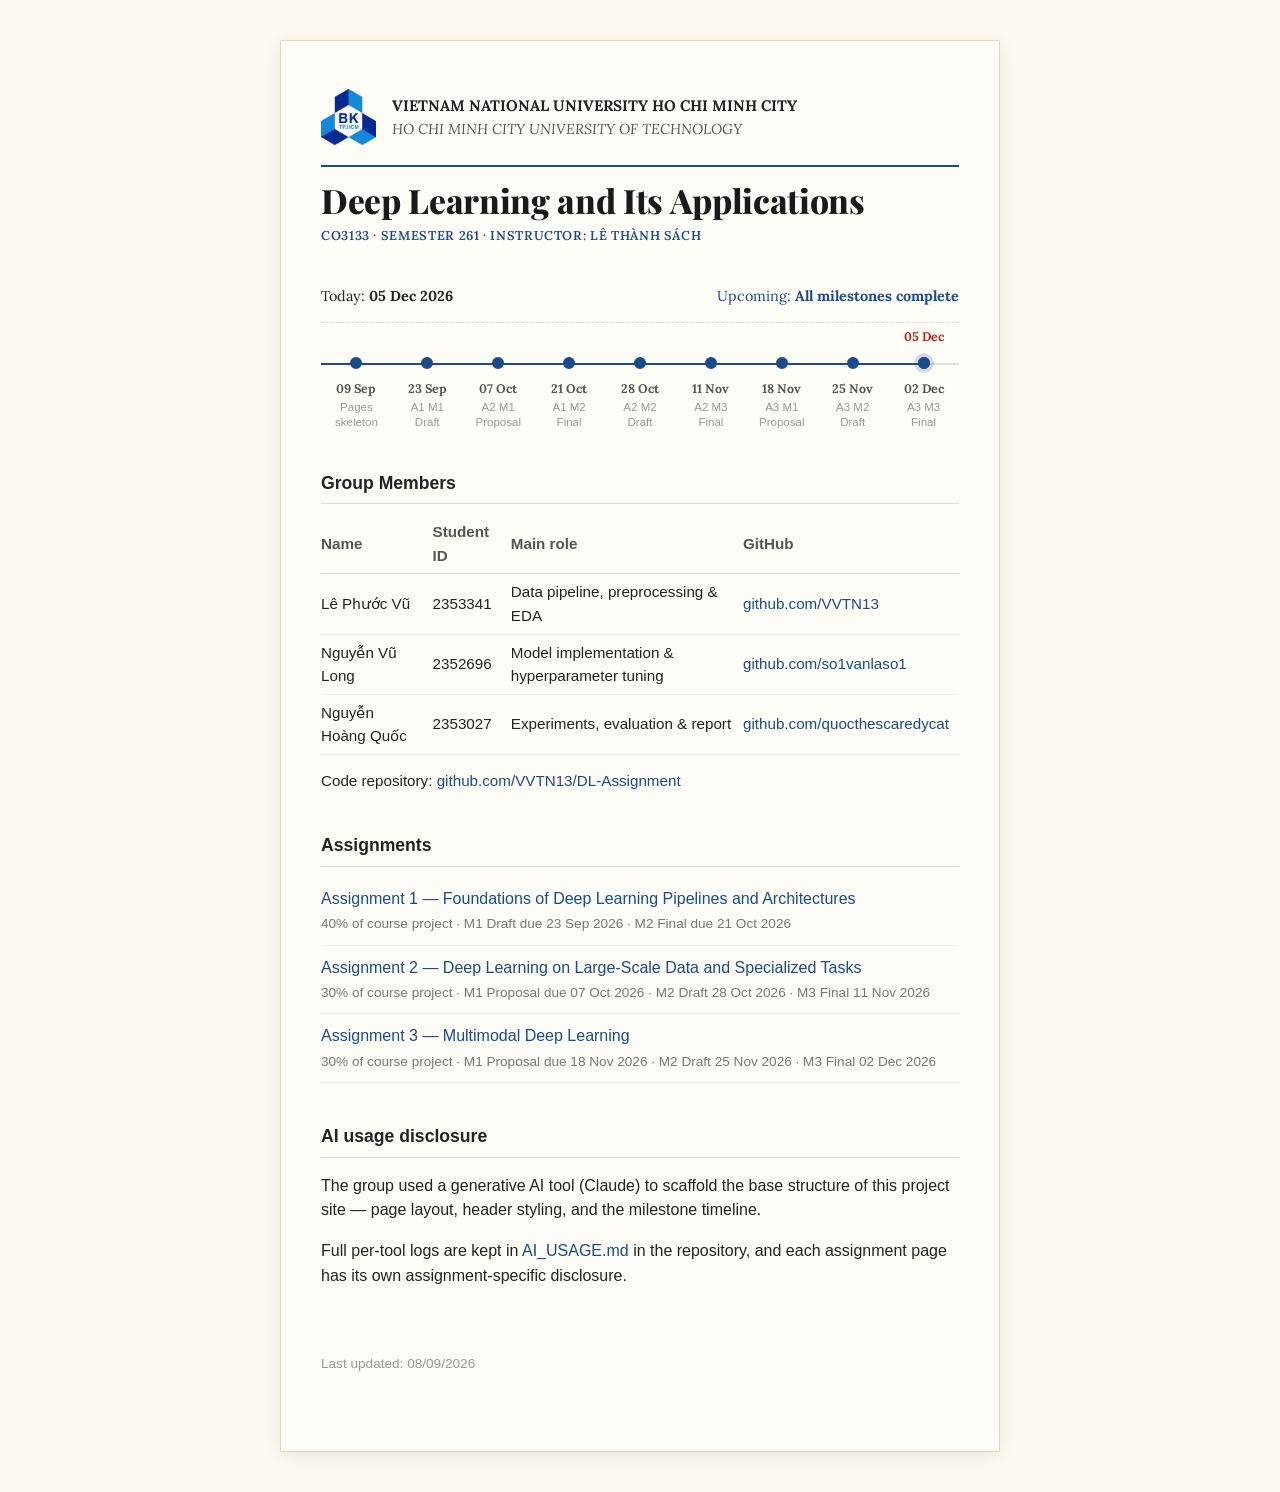
<file: index.html>
<!doctype html>
<html lang="en">
<head>
  <meta charset="UTF-8" />
  <meta name="viewport" content="width=device-width, initial-scale=1.0" />
  <title>CO3133 — Deep Learning and Its Applications</title>
  <link rel="stylesheet" href="style.css" />
</head>
<body>
  <div class="page">

    <header class="site-header">
      <div class="header-top">
        <img class="header-logo" src="pics/hcmut-logo.png" alt="HCMUT logo" />
        <div class="header-text">
          <p class="institution">VIETNAM NATIONAL UNIVERSITY HO CHI MINH CITY</p>
          <p class="faculty">HO CHI MINH CITY UNIVERSITY OF TECHNOLOGY</p>
        </div>
      </div>
      <h1>Deep Learning and Its Applications</h1>
      <p class="course-meta">CO3133 &middot; Semester 261 &middot; Instructor: Lê Thành Sách</p>
    </header>

    <section class="milestones">
      <div class="milestones-summary">
        <p class="ms-today">Today: <strong id="ms-today-date">&nbsp;</strong></p>
        <p class="ms-upcoming">Upcoming: <strong id="ms-upcoming">&nbsp;</strong></p>
      </div>
      <div class="milestones-track-scroll">
        <div class="milestones-track">
          <div class="ms-line"></div>
          <div class="ms-line-fill" id="ms-line-fill"></div>
          <div class="ms-today-marker" id="ms-today-marker" hidden>
            <span class="ms-today-marker-date" id="ms-today-marker-date"></span>
            <span class="ms-today-marker-dot"></span>
          </div>
          <div class="ms-point" data-date="2026-09-09">
            <span class="ms-dot"></span>
            <span class="ms-date">09 Sep</span>
            <span class="ms-label">Pages<br>skeleton</span>
          </div>
          <div class="ms-point" data-date="2026-09-23">
            <span class="ms-dot"></span>
            <span class="ms-date">23 Sep</span>
            <span class="ms-label">A1 M1<br>Draft</span>
          </div>
          <div class="ms-point" data-date="2026-10-07">
            <span class="ms-dot"></span>
            <span class="ms-date">07 Oct</span>
            <span class="ms-label">A2 M1<br>Proposal</span>
          </div>
          <div class="ms-point" data-date="2026-10-21">
            <span class="ms-dot"></span>
            <span class="ms-date">21 Oct</span>
            <span class="ms-label">A1 M2<br>Final</span>
          </div>
          <div class="ms-point" data-date="2026-10-28">
            <span class="ms-dot"></span>
            <span class="ms-date">28 Oct</span>
            <span class="ms-label">A2 M2<br>Draft</span>
          </div>
          <div class="ms-point" data-date="2026-11-11">
            <span class="ms-dot"></span>
            <span class="ms-date">11 Nov</span>
            <span class="ms-label">A2 M3<br>Final</span>
          </div>
          <div class="ms-point" data-date="2026-11-18">
            <span class="ms-dot"></span>
            <span class="ms-date">18 Nov</span>
            <span class="ms-label">A3 M1<br>Proposal</span>
          </div>
          <div class="ms-point" data-date="2026-11-25">
            <span class="ms-dot"></span>
            <span class="ms-date">25 Nov</span>
            <span class="ms-label">A3 M2<br>Draft</span>
          </div>
          <div class="ms-point" data-date="2026-12-02">
            <span class="ms-dot"></span>
            <span class="ms-date">02 Dec</span>
            <span class="ms-label">A3 M3<br>Final</span>
          </div>
        </div>
      </div>
    </section>

    <section class="group-info">
      <h2>Group Members</h2>
      <table>
        <thead>
          <tr><th>Name</th><th>Student ID</th><th>Main role</th><th>GitHub</th></tr>
        </thead>
        <tbody>
          <tr>
            <td>Lê Phước Vũ</td>
            <td>2353341</td>
            <td>Data pipeline, preprocessing &amp; EDA</td>
            <td><a href="https://github.com/VVTN13">github.com/VVTN13</a></td>
          </tr>
          <tr>
            <td>Nguyễn Vũ Long</td>
            <td>2352696</td>
            <td>Model implementation &amp; hyperparameter tuning</td>
            <td><a href="https://github.com/so1vanlaso1">github.com/so1vanlaso1</a></td>
          </tr>
          <tr>
            <td>Nguyễn Hoàng Quốc</td>
            <td>2353027</td>
            <td>Experiments, evaluation &amp; report</td>
            <td><a href="https://github.com/quocthescaredycat">github.com/quocthescaredycat</a></td>
          </tr>
        </tbody>
      </table>
      <p class="repo-link">Code repository: <a href="https://github.com/VVTN13/DL-Assignment">github.com/VVTN13/DL-Assignment</a></p>
    </section>

    <section class="assignments">
      <h2>Assignments</h2>
      <ul class="assignment-list">
        <li>
          <a href="assignment1.html">Assignment 1 — Foundations of Deep Learning Pipelines and Architectures</a>
          <span class="status">40% of course project · M1 Draft due 23 Sep 2026 · M2 Final due 21 Oct 2026</span>
        </li>
        <li>
          <a href="assignment2.html">Assignment 2 — Deep Learning on Large-Scale Data and Specialized Tasks</a>
          <span class="status">30% of course project · M1 Proposal due 07 Oct 2026 · M2 Draft 28 Oct 2026 · M3 Final 11 Nov 2026</span>
        </li>
        <li>
          <a href="assignment3.html">Assignment 3 — Multimodal Deep Learning</a>
          <span class="status">30% of course project · M1 Proposal due 18 Nov 2026 · M2 Draft 25 Nov 2026 · M3 Final 02 Dec 2026</span>
        </li>
      </ul>
    </section>

    <section class="ai-disclosure">
      <h2>AI usage disclosure</h2>
      <p>
        The group used a generative AI tool (Claude) to scaffold the base structure of this
        project site — page layout, header styling, and the milestone timeline.
      </p>
      <p>
        Full per-tool logs are kept in
        <a href="https://github.com/">AI_USAGE.md</a> in the repository, and each assignment page
        has its own assignment-specific disclosure.
      </p>
    </section>

    <footer>
      <p>Last updated: 08/09/2026</p>
    </footer>

  </div>

  <script>
    (function () {
      var points = Array.prototype.slice.call(document.querySelectorAll('.ms-point'));
      if (!points.length) return;

      var dates = points.map(function (p) {
        var parts = p.dataset.date.split('-').map(Number);
        return new Date(parts[0], parts[1] - 1, parts[2]);
      });
      var n = dates.length;

      var today = new Date();
      today.setHours(0, 0, 0, 0);

      var todayLabel = document.getElementById('ms-today-date');
      todayLabel.textContent = today.toLocaleDateString('en-GB', { day: '2-digit', month: 'short', year: 'numeric' });

      var progress;
      var todayIndex = -1;
      points.forEach(function (p, i) {
        if (dates[i].getTime() === today.getTime()) {
          p.classList.add('is-today');
          todayIndex = i;
        } else if (dates[i].getTime() < today.getTime()) {
          p.classList.add('is-past');
        }
      });

      if (todayIndex !== -1) {
        progress = todayIndex;
      } else if (today < dates[0]) {
        progress = 0;
      } else if (today > dates[n - 1]) {
        progress = n - 1;
      } else {
        progress = n - 1;
        for (var i = 0; i < n - 1; i++) {
          if (dates[i] < today && today < dates[i + 1]) {
            progress = i + (today - dates[i]) / (dates[i + 1] - dates[i]);
            break;
          }
        }
      }
      var posPct = ((progress + 0.5) / n) * 100;
      document.getElementById('ms-line-fill').style.width = posPct + '%';

      if (todayIndex === -1) {
        var marker = document.getElementById('ms-today-marker');
        document.getElementById('ms-today-marker-date').textContent = todayLabel.textContent.replace(/ \d{4}$/, '');
        marker.style.left = posPct + '%';
        marker.hidden = false;
      }

      var upcomingText = document.getElementById('ms-upcoming');
      var next = null, nextDate = null;
      for (var j = 0; j < n; j++) {
        if (dates[j] > today) { next = points[j]; nextDate = dates[j]; break; }
      }
      if (next) {
        var days = Math.round((nextDate - today) / 86400000);
        var rel = days === 1 ? 'tomorrow' : ('in ' + days + ' days');
        var code = next.querySelector('.ms-date').textContent;
        var label = next.querySelector('.ms-label').innerHTML.replace(/<br\s*\/?>/gi, ' ').replace(/\s+/g, ' ').trim();
        upcomingText.textContent = code + ' — ' + label + ' (' + rel + ')';
      } else {
        upcomingText.textContent = 'All milestones complete';
      }
    })();
  </script>
</body>
</html>
</file>
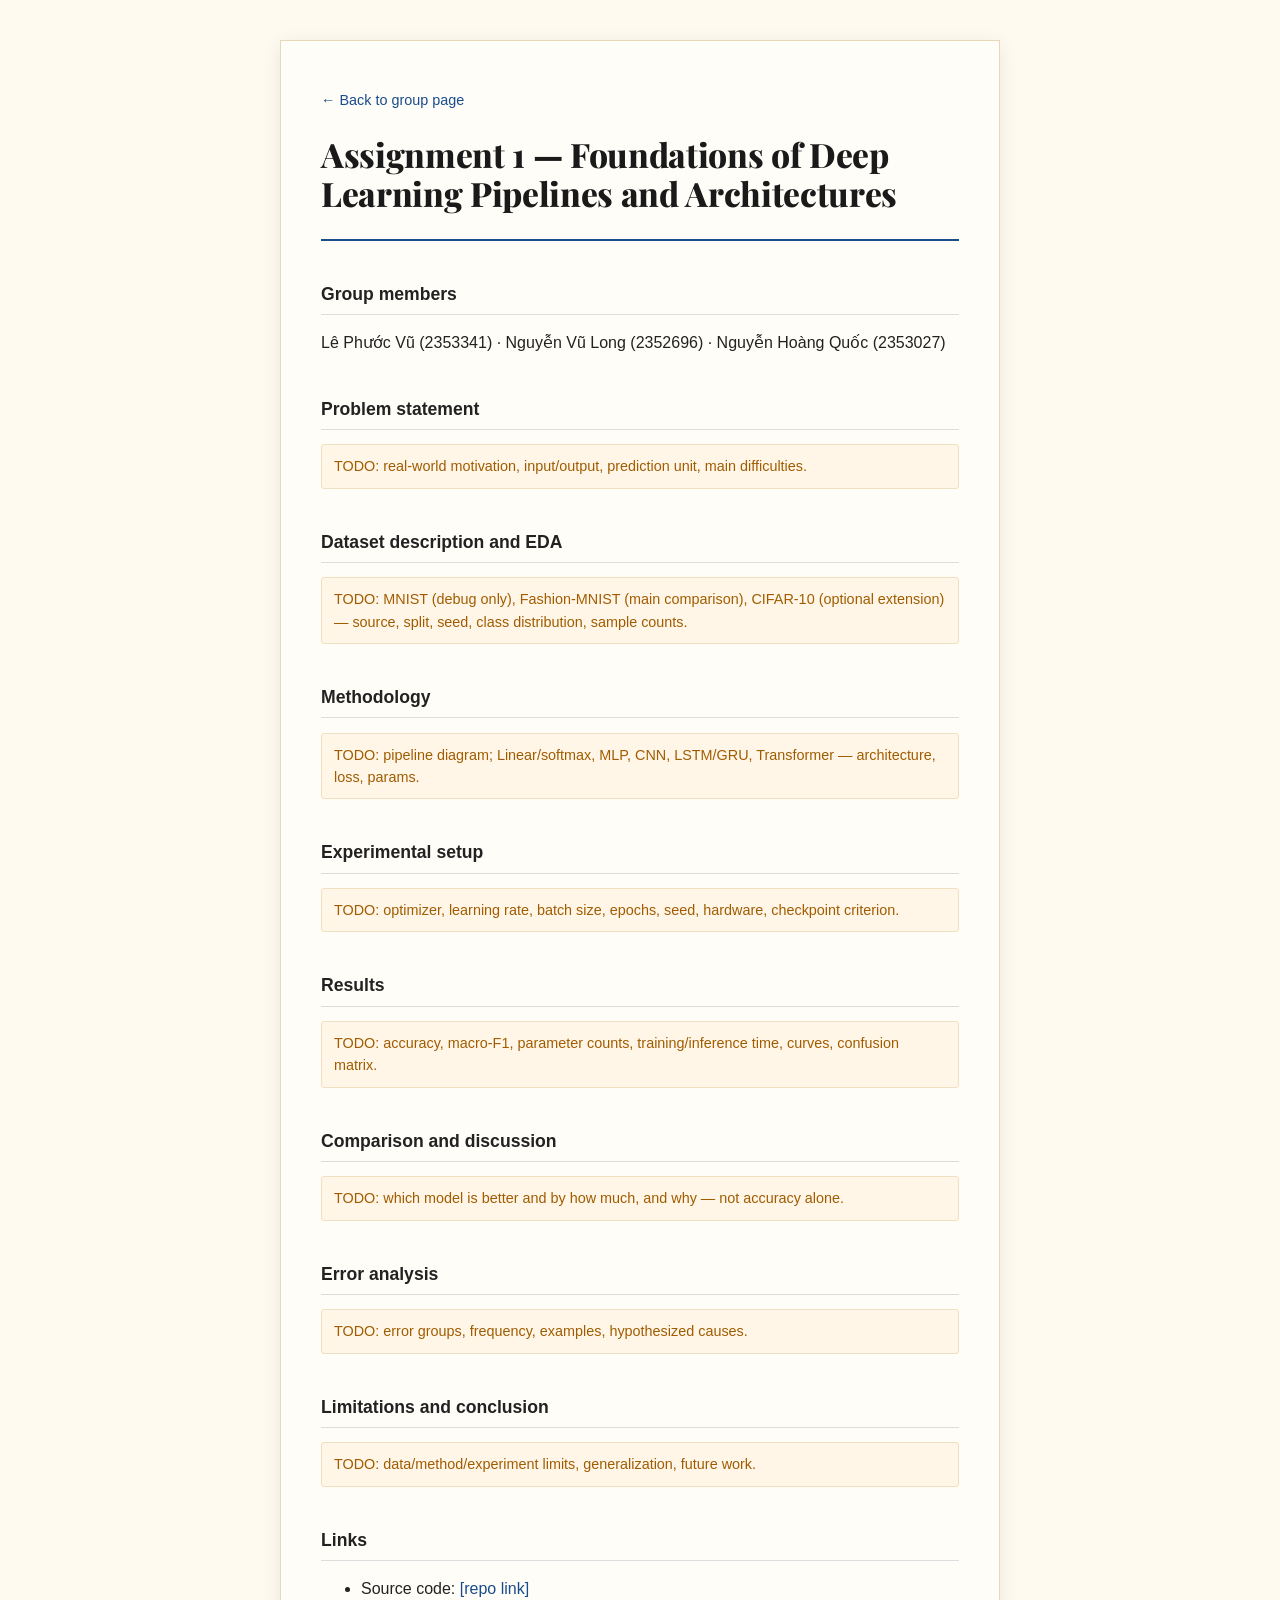
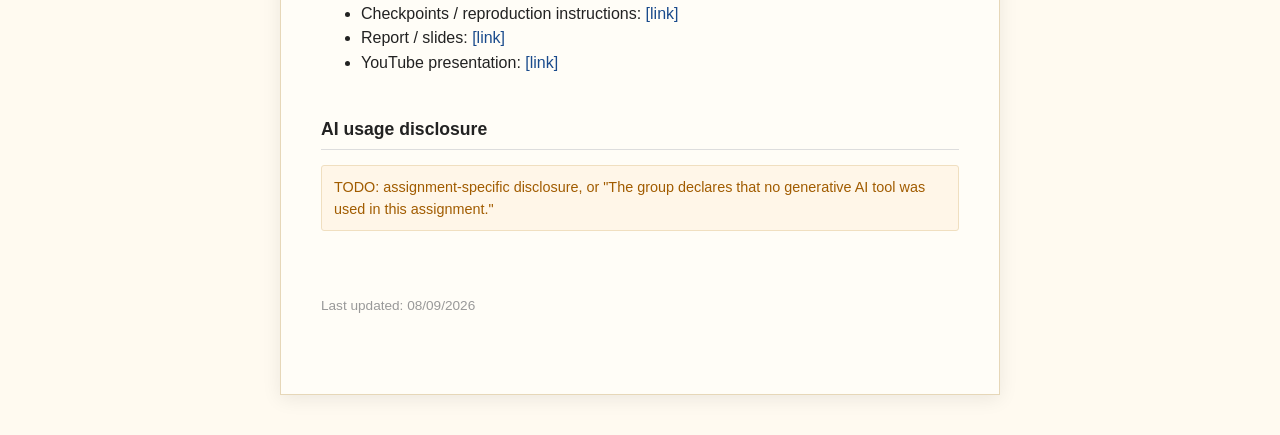
<file: assignment1.html>
<!doctype html>
<html lang="en">
<head>
  <meta charset="UTF-8" />
  <meta name="viewport" content="width=device-width, initial-scale=1.0" />
  <title>Assignment 1 — CO3133</title>
  <link rel="stylesheet" href="style.css" />
</head>
<body>
  <div class="page">
    <p class="back"><a href="index.html">&larr; Back to group page</a></p>

    <header class="assignment-header">
      <h1>Assignment 1 — Foundations of Deep Learning Pipelines and Architectures</h1>
    </header>

    <section>
      <h2>Group members</h2>
      <p>Lê Phước Vũ (2353341) &middot; Nguyễn Vũ Long (2352696) &middot; Nguyễn Hoàng Quốc (2353027)</p>
    </section>

    <section>
      <h2>Problem statement</h2>
      <p class="todo">TODO: real-world motivation, input/output, prediction unit, main difficulties.</p>
    </section>

    <section>
      <h2>Dataset description and EDA</h2>
      <p class="todo">TODO: MNIST (debug only), Fashion-MNIST (main comparison), CIFAR-10 (optional extension) — source, split, seed, class distribution, sample counts.</p>
    </section>

    <section>
      <h2>Methodology</h2>
      <p class="todo">TODO: pipeline diagram; Linear/softmax, MLP, CNN, LSTM/GRU, Transformer — architecture, loss, params.</p>
    </section>

    <section>
      <h2>Experimental setup</h2>
      <p class="todo">TODO: optimizer, learning rate, batch size, epochs, seed, hardware, checkpoint criterion.</p>
    </section>

    <section>
      <h2>Results</h2>
      <p class="todo">TODO: accuracy, macro-F1, parameter counts, training/inference time, curves, confusion matrix.</p>
    </section>

    <section>
      <h2>Comparison and discussion</h2>
      <p class="todo">TODO: which model is better and by how much, and why — not accuracy alone.</p>
    </section>

    <section>
      <h2>Error analysis</h2>
      <p class="todo">TODO: error groups, frequency, examples, hypothesized causes.</p>
    </section>

    <section>
      <h2>Limitations and conclusion</h2>
      <p class="todo">TODO: data/method/experiment limits, generalization, future work.</p>
    </section>

    <section>
      <h2>Links</h2>
      <ul>
        <li>Source code: <a href="#">[repo link]</a></li>
        <li>Checkpoints / reproduction instructions: <a href="#">[link]</a></li>
        <li>Report / slides: <a href="#">[link]</a></li>
        <li>YouTube presentation: <a href="#">[link]</a></li>
      </ul>
    </section>

    <section>
      <h2>AI usage disclosure</h2>
      <p class="todo">TODO: assignment-specific disclosure, or "The group declares that no generative AI tool was used in this assignment."</p>
    </section>

    <footer>
      <p>Last updated: 08/09/2026</p>
    </footer>
  </div>
</body>
</html>
</file>
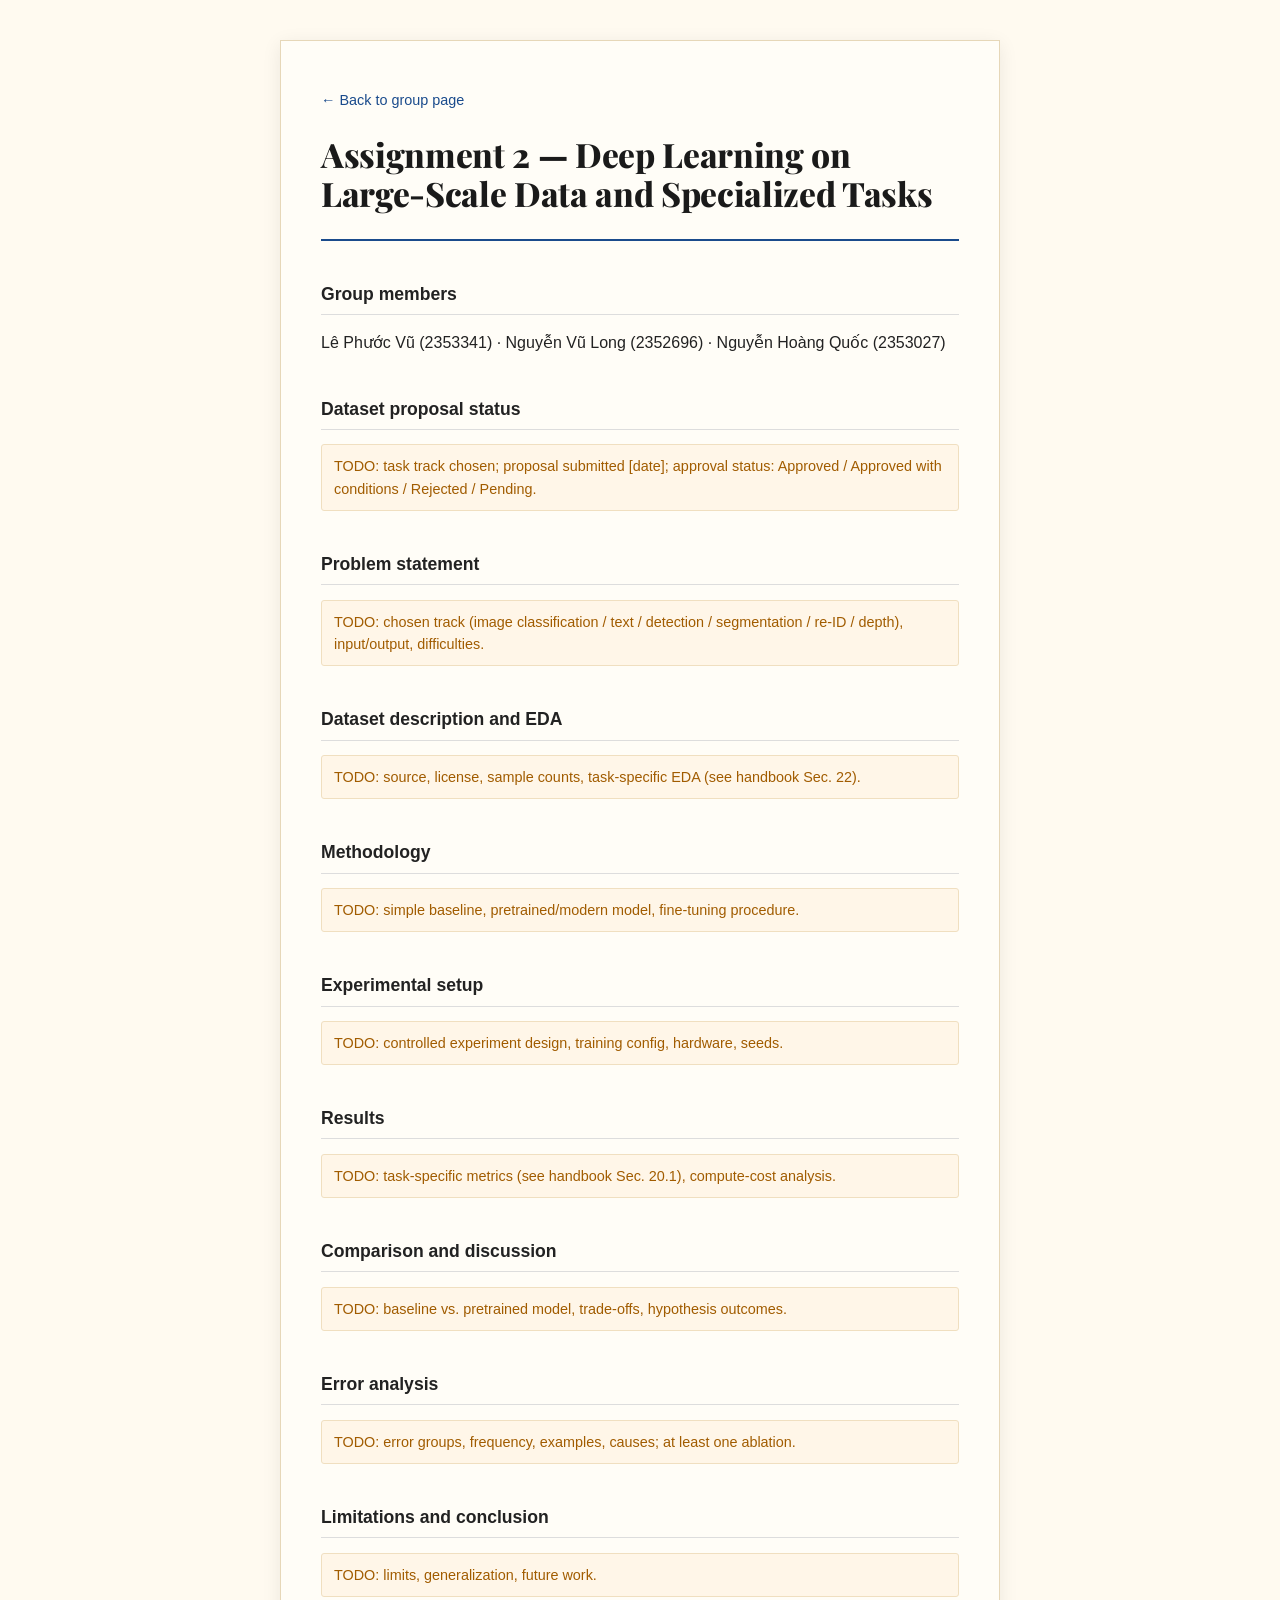
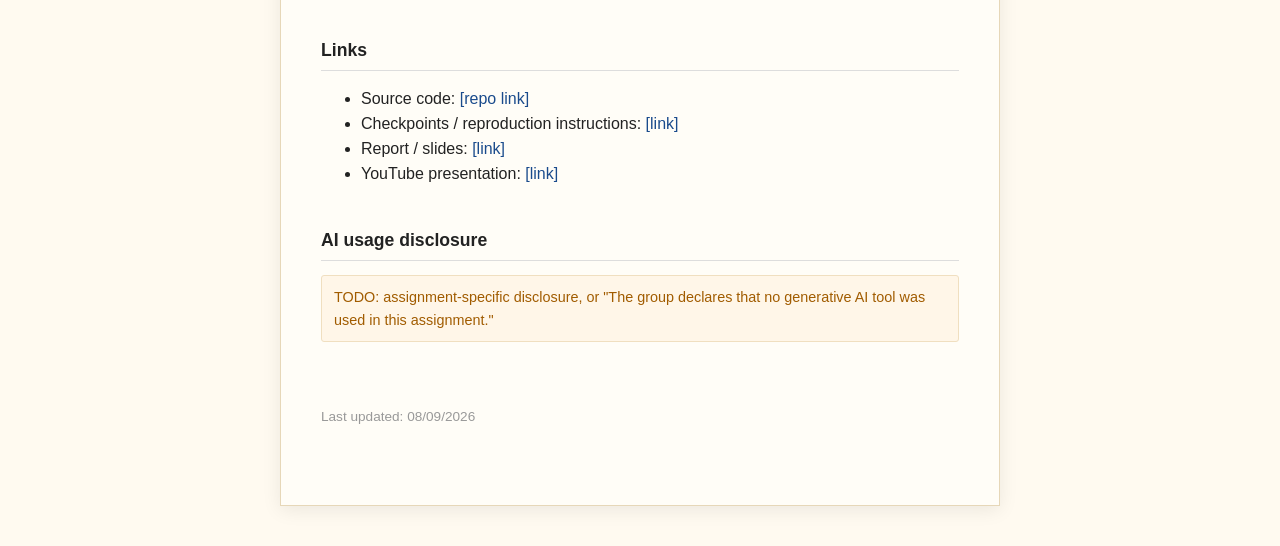
<file: assignment2.html>
<!doctype html>
<html lang="en">
<head>
  <meta charset="UTF-8" />
  <meta name="viewport" content="width=device-width, initial-scale=1.0" />
  <title>Assignment 2 — CO3133</title>
  <link rel="stylesheet" href="style.css" />
</head>
<body>
  <div class="page">
    <p class="back"><a href="index.html">&larr; Back to group page</a></p>

    <header class="assignment-header">
      <h1>Assignment 2 — Deep Learning on Large-Scale Data and Specialized Tasks</h1>
    </header>

    <section>
      <h2>Group members</h2>
      <p>Lê Phước Vũ (2353341) &middot; Nguyễn Vũ Long (2352696) &middot; Nguyễn Hoàng Quốc (2353027)</p>
    </section>

    <section>
      <h2>Dataset proposal status</h2>
      <p class="todo">TODO: task track chosen; proposal submitted [date]; approval status: Approved / Approved with conditions / Rejected / Pending.</p>
    </section>

    <section>
      <h2>Problem statement</h2>
      <p class="todo">TODO: chosen track (image classification / text / detection / segmentation / re-ID / depth), input/output, difficulties.</p>
    </section>

    <section>
      <h2>Dataset description and EDA</h2>
      <p class="todo">TODO: source, license, sample counts, task-specific EDA (see handbook Sec. 22).</p>
    </section>

    <section>
      <h2>Methodology</h2>
      <p class="todo">TODO: simple baseline, pretrained/modern model, fine-tuning procedure.</p>
    </section>

    <section>
      <h2>Experimental setup</h2>
      <p class="todo">TODO: controlled experiment design, training config, hardware, seeds.</p>
    </section>

    <section>
      <h2>Results</h2>
      <p class="todo">TODO: task-specific metrics (see handbook Sec. 20.1), compute-cost analysis.</p>
    </section>

    <section>
      <h2>Comparison and discussion</h2>
      <p class="todo">TODO: baseline vs. pretrained model, trade-offs, hypothesis outcomes.</p>
    </section>

    <section>
      <h2>Error analysis</h2>
      <p class="todo">TODO: error groups, frequency, examples, causes; at least one ablation.</p>
    </section>

    <section>
      <h2>Limitations and conclusion</h2>
      <p class="todo">TODO: limits, generalization, future work.</p>
    </section>

    <section>
      <h2>Links</h2>
      <ul>
        <li>Source code: <a href="#">[repo link]</a></li>
        <li>Checkpoints / reproduction instructions: <a href="#">[link]</a></li>
        <li>Report / slides: <a href="#">[link]</a></li>
        <li>YouTube presentation: <a href="#">[link]</a></li>
      </ul>
    </section>

    <section>
      <h2>AI usage disclosure</h2>
      <p class="todo">TODO: assignment-specific disclosure, or "The group declares that no generative AI tool was used in this assignment."</p>
    </section>

    <footer>
      <p>Last updated: 08/09/2026</p>
    </footer>
  </div>
</body>
</html>
</file>
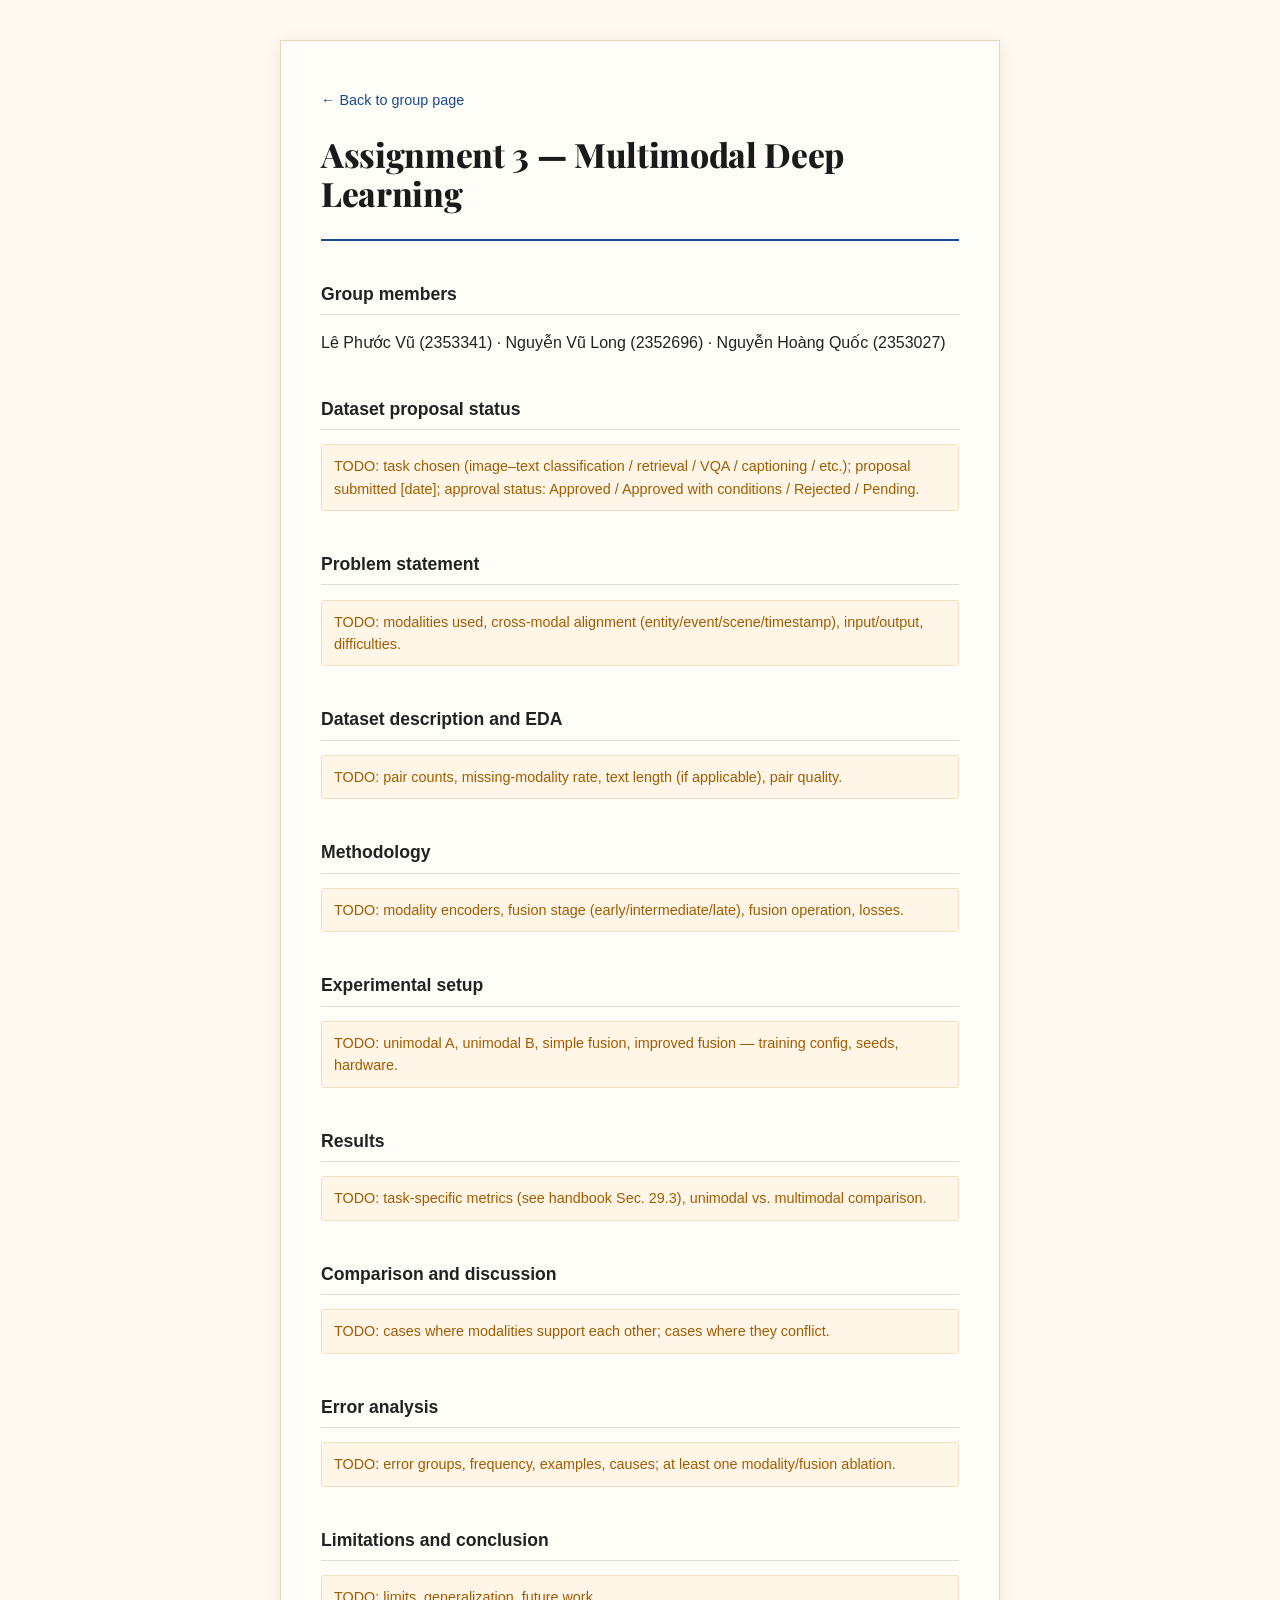
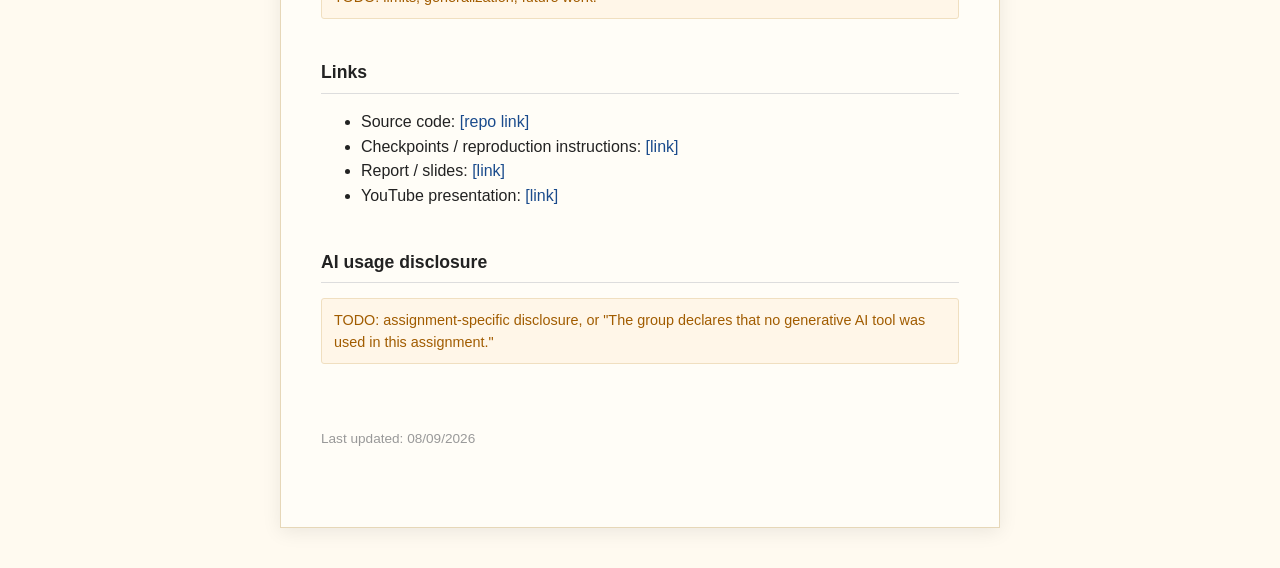
<file: assignment3.html>
<!doctype html>
<html lang="en">
<head>
  <meta charset="UTF-8" />
  <meta name="viewport" content="width=device-width, initial-scale=1.0" />
  <title>Assignment 3 — CO3133</title>
  <link rel="stylesheet" href="style.css" />
</head>
<body>
  <div class="page">
    <p class="back"><a href="index.html">&larr; Back to group page</a></p>

    <header class="assignment-header">
      <h1>Assignment 3 — Multimodal Deep Learning</h1>
    </header>

    <section>
      <h2>Group members</h2>
      <p>Lê Phước Vũ (2353341) &middot; Nguyễn Vũ Long (2352696) &middot; Nguyễn Hoàng Quốc (2353027)</p>
    </section>

    <section>
      <h2>Dataset proposal status</h2>
      <p class="todo">TODO: task chosen (image–text classification / retrieval / VQA / captioning / etc.); proposal submitted [date]; approval status: Approved / Approved with conditions / Rejected / Pending.</p>
    </section>

    <section>
      <h2>Problem statement</h2>
      <p class="todo">TODO: modalities used, cross-modal alignment (entity/event/scene/timestamp), input/output, difficulties.</p>
    </section>

    <section>
      <h2>Dataset description and EDA</h2>
      <p class="todo">TODO: pair counts, missing-modality rate, text length (if applicable), pair quality.</p>
    </section>

    <section>
      <h2>Methodology</h2>
      <p class="todo">TODO: modality encoders, fusion stage (early/intermediate/late), fusion operation, losses.</p>
    </section>

    <section>
      <h2>Experimental setup</h2>
      <p class="todo">TODO: unimodal A, unimodal B, simple fusion, improved fusion — training config, seeds, hardware.</p>
    </section>

    <section>
      <h2>Results</h2>
      <p class="todo">TODO: task-specific metrics (see handbook Sec. 29.3), unimodal vs. multimodal comparison.</p>
    </section>

    <section>
      <h2>Comparison and discussion</h2>
      <p class="todo">TODO: cases where modalities support each other; cases where they conflict.</p>
    </section>

    <section>
      <h2>Error analysis</h2>
      <p class="todo">TODO: error groups, frequency, examples, causes; at least one modality/fusion ablation.</p>
    </section>

    <section>
      <h2>Limitations and conclusion</h2>
      <p class="todo">TODO: limits, generalization, future work.</p>
    </section>

    <section>
      <h2>Links</h2>
      <ul>
        <li>Source code: <a href="#">[repo link]</a></li>
        <li>Checkpoints / reproduction instructions: <a href="#">[link]</a></li>
        <li>Report / slides: <a href="#">[link]</a></li>
        <li>YouTube presentation: <a href="#">[link]</a></li>
      </ul>
    </section>

    <section>
      <h2>AI usage disclosure</h2>
      <p class="todo">TODO: assignment-specific disclosure, or "The group declares that no generative AI tool was used in this assignment."</p>
    </section>

    <footer>
      <p>Last updated: 08/09/2026</p>
    </footer>
  </div>
</body>
</html>
</file>
<file: style.css>
/* CO3133 course project site — plain, functional styling */

@import url('https://fonts.googleapis.com/css2?family=Playfair+Display:wght@700;800&family=Lora:ital,wght@0,400;0,600;1,400&display=swap');

* { box-sizing: border-box; }

body {
  margin: 0;
  font-family: -apple-system, "Segoe UI", Roboto, Helvetica, Arial, sans-serif;
  color: #222;
  background: #fffaf0;
  line-height: 1.55;
}

.page {
  max-width: 720px;
  margin: 40px auto;
  padding: 48px 40px 64px;
  background: #fffdf7;
  border: 1px solid #e6d7b8;
  box-shadow: 0 4px 18px rgba(0, 0, 0, 0.08);
}

a {
  color: #1a4b8c;
  text-decoration: none;
}
a:hover { text-decoration: underline; }

.back { margin: 0 0 24px; font-size: 0.9rem; }

header.assignment-header {
  border-bottom: 2px solid #1a4b8c;
  padding-bottom: 20px;
}

.header-top {
  display: flex;
  align-items: center;
  justify-content: flex-start;
  gap: 16px;
  padding-bottom: 20px;
  border-bottom: 2px solid #1a4b8c;
}

.header-logo {
  height: 56px;
  width: auto;
  flex-shrink: 0;
}

.institution {
  margin: 0;
  font-family: 'Lora', Georgia, serif;
  font-weight: 700;
  font-size: 0.95rem;
  color: #222;
}

.faculty {
  margin: 0;
  font-family: 'Lora', Georgia, serif;
  font-style: italic;
  font-weight: 400;
  font-size: 0.9rem;
  color: #555;
}

header h1 {
  font-family: 'Playfair Display', Georgia, serif;
  font-weight: 800;
  font-size: 2.1rem;
  line-height: 1.15;
  letter-spacing: -0.01em;
  color: #1a1a1a;
  margin: 14px 0 6px;
}

.course-meta, .sub {
  margin: 0;
  font-family: 'Lora', Georgia, serif;
  font-weight: 600;
  letter-spacing: 0.05em;
  text-transform: uppercase;
  color: #1a4b8c;
  font-size: 0.8rem;
}

section { margin-top: 40px; }

.milestones-summary {
  display: flex;
  justify-content: space-between;
  align-items: baseline;
  flex-wrap: wrap;
  gap: 8px 20px;
  padding-bottom: 14px;
  border-bottom: 1px dashed #ddd;
  font-family: 'Lora', Georgia, serif;
  font-size: 0.9rem;
}

.ms-today { margin: 0; color: #222; }
.ms-today strong { font-weight: 700; }

.ms-upcoming { margin: 0; color: #1a4b8c; }
.ms-upcoming strong { font-weight: 700; }

.milestones-track {
  position: relative;
  display: grid;
  grid-template-columns: repeat(9, 1fr);
  margin-top: 34px;
}

.ms-line {
  position: absolute;
  top: 6px;
  left: 0;
  right: 0;
  height: 2px;
  background: #ddd;
}

.ms-line-fill {
  position: absolute;
  top: 6px;
  left: 0;
  height: 2px;
  background: #1a4b8c;
  width: 0;
  transition: width 0.3s ease;
}

.ms-today-marker {
  position: absolute;
  top: 0;
  z-index: 3;
  display: flex;
  flex-direction: column;
  align-items: center;
  transform: translateX(-50%);
  pointer-events: none;
}

.ms-today-marker-date {
  position: absolute;
  bottom: 22px;
  white-space: nowrap;
  font-family: 'Lora', Georgia, serif;
  font-weight: 700;
  font-size: 0.78rem;
  color: #b3261e;
}

.ms-today-marker-dot {
  width: 12px;
  height: 12px;
  border-radius: 50%;
  background: #1a4b8c;
  border: 2px solid #1a4b8c;
  box-shadow: 0 0 0 4px rgba(26, 75, 140, 0.18);
}

.ms-point {
  position: relative;
  z-index: 1;
  display: flex;
  flex-direction: column;
  align-items: center;
  text-align: center;
}

.ms-dot {
  width: 12px;
  height: 12px;
  border-radius: 50%;
  background: #fffdf7;
  border: 2px solid #c7c7c7;
  margin-bottom: 10px;
}

.ms-date {
  font-family: 'Lora', Georgia, serif;
  font-weight: 700;
  font-size: 0.78rem;
  color: #555;
}

.ms-label {
  font-size: 0.72rem;
  color: #999;
  line-height: 1.3;
  margin-top: 2px;
}

.ms-point.is-past .ms-dot {
  background: #1a4b8c;
  border-color: #1a4b8c;
}

.ms-point.is-today .ms-dot {
  background: #1a4b8c;
  border-color: #1a4b8c;
  box-shadow: 0 0 0 4px rgba(26, 75, 140, 0.18);
}

.ms-point.is-today .ms-date {
  color: #b3261e;
}

@media (max-width: 640px) {
  .milestones-track-scroll {
    overflow-x: auto;
    -webkit-overflow-scrolling: touch;
    padding-top: 30px;
    padding-bottom: 6px;
    margin: 0 -16px;
    padding-left: 16px;
    padding-right: 16px;
  }
  .milestones-track {
    grid-template-columns: repeat(9, minmax(70px, 1fr));
    min-width: 630px;
    margin-top: 0;
  }
}

h2 {
  font-size: 1.1rem;
  margin-bottom: 10px;
  padding-bottom: 6px;
  border-bottom: 1px solid #ddd;
}

table {
  width: 100%;
  border-collapse: collapse;
  margin-top: 8px;
}
th, td {
  text-align: left;
  padding: 6px 10px 6px 0;
  border-bottom: 1px solid #eee;
  font-size: 0.95rem;
}
th { color: #555; font-weight: 600; border-bottom: 1px solid #ddd; }

.repo-link { margin-top: 14px; font-size: 0.95rem; }

.assignment-list {
  list-style: none;
  margin: 0;
  padding: 0;
}
.assignment-list li {
  padding: 10px 0;
  border-bottom: 1px solid #eee;
}
.status {
  color: #777;
  font-size: 0.85rem;
  display: block;
  margin-top: 2px;
}

.todo {
  color: #a15c00;
  background: #fff6e8;
  border: 1px solid #f0dfc0;
  padding: 10px 12px;
  border-radius: 3px;
  font-size: 0.9rem;
}

footer {
  margin-top: 64px;
  font-size: 0.85rem;
  color: #999;
}
</file>
